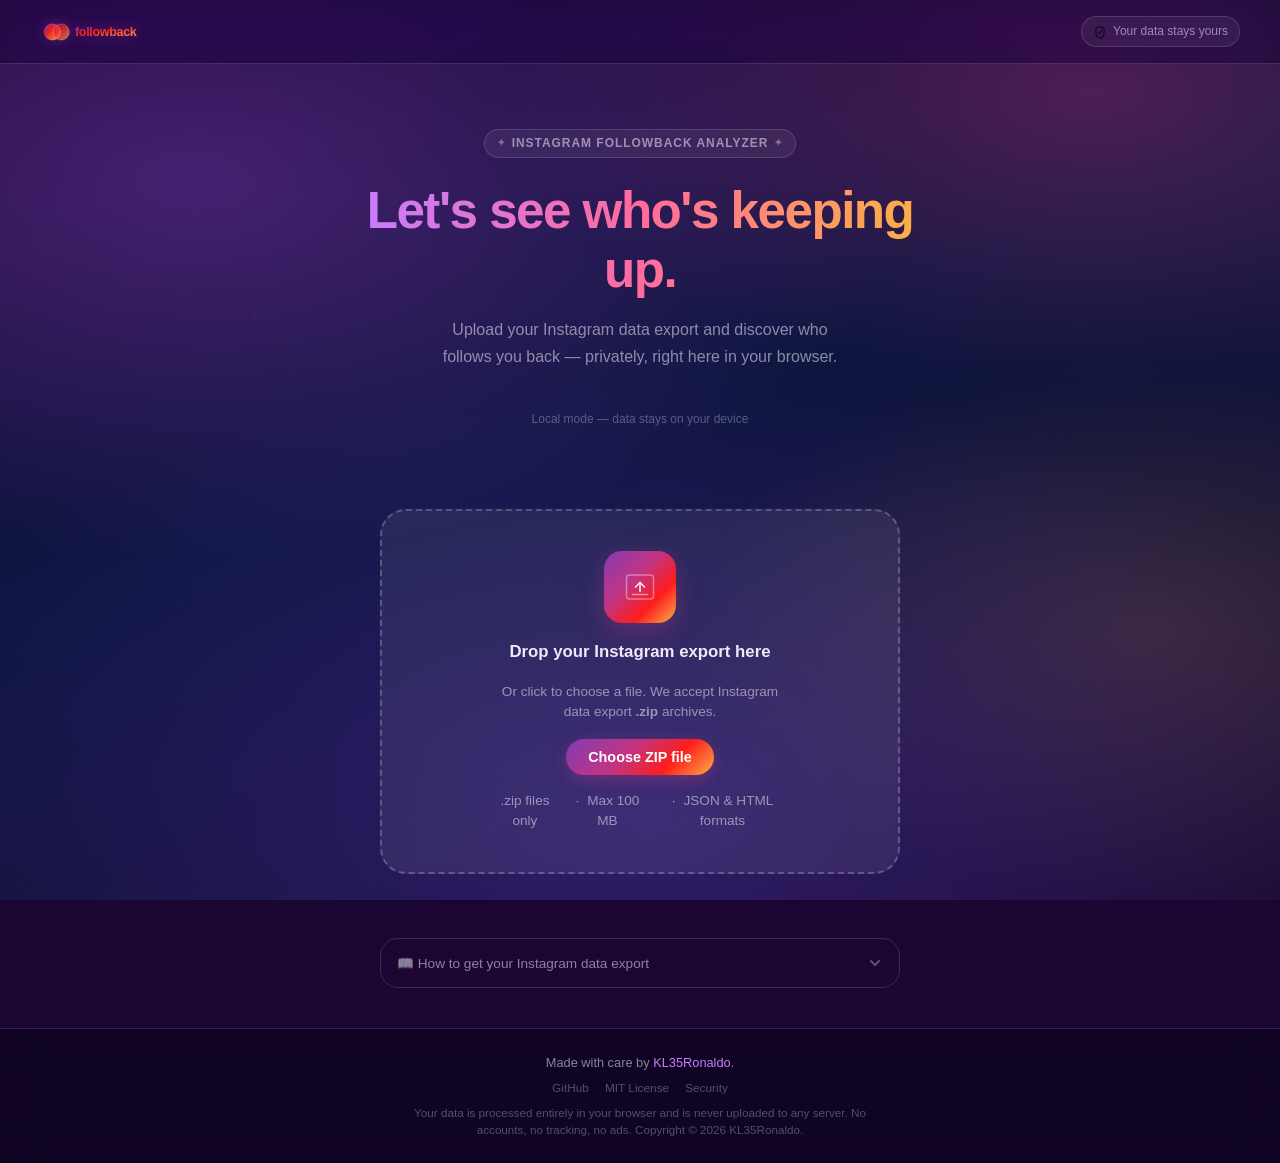
<file: index.html>
<!DOCTYPE html>
<html lang="en">

<head>
  <meta charset="UTF-8" />
  <meta name="viewport" content="width=device-width, initial-scale=1.0" />
  <meta name="description"
    content="Followback — Upload your Instagram data export and discover who follows you back. Private, browser-only analysis." />
  <meta name="theme-color" content="#1a0533" />

  <!-- Open Graph -->
  <meta property="og:title" content="Followback" />
  <meta property="og:description"
    content="Your circle, a little clearer. Analyze your Instagram followers vs following privately in the browser." />
  <meta property="og:type" content="website" />

  <title>Followback — Your circle, a little clearer.</title>

  <!-- Favicon -->
  <link rel="icon" type="image/svg+xml" href="assets/favicon.svg" />

  <!-- Styles -->
  <link rel="stylesheet" href="css/styles.css" />
</head>

<body>

  <!-- Atmospheric background -->
  <div class="bg-atmosphere" aria-hidden="true"></div>

  <!-- Screen-reader live region -->
  <div id="sr-live" class="sr-live" aria-live="polite" aria-atomic="true"></div>

  <!-- Toast notification -->
  <div id="toast" class="toast" role="status" aria-live="polite"></div>

  <div class="page-wrap">

    <!-- ═══════════════════════════════════════════════════════
       HEADER
  ═══════════════════════════════════════════════════════ -->
    <header class="site-header" role="banner">
      <a href="#" class="header-logo" aria-label="Followback — home">
        <img src="assets/logo.svg" alt="Followback" height="30" />
      </a>

      <div class="header-privacy" aria-label="Privacy notice">
        <img src="assets/icon-shield.svg" alt="" aria-hidden="true" />
        <span>Your data stays yours</span>
      </div>
    </header>

    <!-- ═══════════════════════════════════════════════════════
       MAIN
  ═══════════════════════════════════════════════════════ -->
    <main id="main-content">

      <!-- ── Hero ──────────────────────────────────────────── -->
      <section class="hero" aria-labelledby="hero-heading">
        <div class="hero-eyebrow" aria-hidden="true">
          <span>✦</span> Instagram Followback Analyzer <span>✦</span>
        </div>

        <h1 id="hero-heading">Let's see who's keeping up.</h1>

        <p class="hero-sub">
          Upload your Instagram data export and discover who follows you back —
          privately, right here in your browser.
        </p>

        <!-- Mode badge -->
        <p id="mode-badge" style="font-size:0.75rem;color:var(--c-text-faint);margin-bottom:var(--sp-md);"
          aria-live="polite">Local mode — data stays on your device</p>
      </section>

      <!-- ── Upload area ────────────────────────────────────── -->
      <div class="upload-zone-wrap">
        <div id="upload-zone" class="upload-zone" role="button" tabindex="0"
          aria-label="Upload your Instagram data export ZIP file. Click or press Enter to open the file picker, or drag and drop a file here."
          aria-describedby="upload-meta">
          <div class="upload-icon-wrap" aria-hidden="true">
            <img src="assets/icon-upload.svg" alt="" width="36" height="36" />
          </div>

          <h2>Drop your Instagram export here</h2>
          <p>Or click to choose a file. We accept Instagram data export <strong>.zip</strong> archives.</p>

          <button class="upload-btn" aria-hidden="true" tabindex="-1">
            Choose ZIP file
          </button>

          <p id="upload-meta" class="upload-meta">
            <span>.zip files only</span>
            <span>Max 100 MB</span>
            <span>JSON &amp; HTML formats</span>
          </p>
        </div>

        <!-- Hidden file input -->
        <input type="file" id="file-input" accept=".zip,application/zip" aria-label="Upload Instagram ZIP export" />
      </div>

      <!-- ── Processing ─────────────────────────────────────── -->
      <section id="processing-section" aria-live="polite" aria-busy="true" aria-label="Processing">
        <div class="spinner-ring" aria-hidden="true"></div>
        <p id="processing-msg" class="processing-msg">Opening your archive…</p>
      </section>

      <!-- ── Error ──────────────────────────────────────────── -->
      <section id="error-section" aria-label="Error" aria-live="assertive">
        <div class="error-card">
          <div class="error-icon" aria-hidden="true">⚠️</div>
          <div class="error-text">
            <h3 id="error-heading">Something went wrong</h3>
            <p id="error-body"></p>
            <button id="error-reset" class="error-reset">Try again</button>
          </div>
        </div>
      </section>

      <!-- ── Instructions accordion ─────────────────────────── -->
      <div class="instructions-wrap">
        <button id="instructions-toggle" class="instructions-toggle" aria-expanded="false"
          aria-controls="instructions-body">
          <span>📖 How to get your Instagram data export</span>
          <svg class="instr-chevron" viewBox="0 0 16 16" fill="none" stroke="currentColor" stroke-width="2"
            stroke-linecap="round" aria-hidden="true">
            <polyline points="4,6 8,10 12,6" />
          </svg>
        </button>

        <div id="instructions-body" class="instructions-body" role="region"
          aria-label="How to get your Instagram data export">
          <ol class="instr-steps">
            <li>Open Instagram and tap your <strong>Profile</strong>. Tap the menu icon (☰) at the top right.</li>
            <li>Go to <strong>Accounts Center</strong> (sometimes under Settings &amp; Privacy).</li>
            <li>Select <strong>Your information and permissions</strong>, then <strong>Download your
                information</strong>.</li>
            <li>Choose your Instagram profile from the list.</li>
            <li>Tap <strong>Select types of information</strong>, then choose <strong>Followers and following</strong>.
            </li>
            <li>Choose <strong>JSON</strong> (preferred) or <strong>HTML</strong> as the file format, and set the date
              range to <em>All time</em>.</li>
            <li>Tap <strong>Create files</strong>. Instagram will notify you (usually within a few minutes to a few
              hours) when the export is ready.</li>
            <li>Download the export ZIP from the notification or from the same Download your information screen.</li>
            <li>Upload the downloaded <code>.zip</code> file here — do <em>not</em> extract it first.</li>
          </ol>
          <p class="instr-note">
            Instagram's interface labels and menu paths may vary by app version or platform.
            If you can't find the options, visit the
            <a href="https://help.instagram.com/181231772500920" target="_blank" rel="noopener noreferrer">official
              Instagram Help Center</a>
            for guidance.
          </p>
        </div>
      </div>

      <!-- ── Results ────────────────────────────────────────── -->
      <section id="results-section" aria-label="Analysis results">

        <!-- Summary statistics -->
        <div class="stats-grid" aria-label="Summary statistics">
          <div class="stat-card">
            <div id="stat-followers" class="stat-number" aria-label="Followers count">0</div>
            <div class="stat-label">Followers</div>
          </div>
          <div class="stat-card">
            <div id="stat-following" class="stat-number" aria-label="Following count">0</div>
            <div class="stat-label">Following</div>
          </div>
          <div class="stat-card">
            <div id="stat-mutuals" class="stat-number" aria-label="Mutual follows count">0</div>
            <div class="stat-label">Mutuals</div>
          </div>
          <div class="stat-card highlight">
            <div id="stat-not-back" class="stat-number" aria-label="Don't follow you back count">0</div>
            <div class="stat-label">Don't Follow You Back</div>
          </div>
          <div class="stat-card highlight">
            <div id="stat-not-followed" class="stat-number" aria-label="You don't follow back count">0</div>
            <div class="stat-label">You Don't Follow Back</div>
          </div>
        </div>

        <!-- Results panel -->
        <div class="results-panel">
          <div class="results-panel-header">
            <h2>Comparison Results</h2>
            <div class="search-wrap" role="search" aria-label="Filter results">
              <svg viewBox="0 0 16 16" fill="none" stroke="currentColor" stroke-width="1.5" aria-hidden="true">
                <circle cx="7" cy="7" r="4.5" />
                <line x1="10.5" y1="10.5" x2="14" y2="14" />
              </svg>
              <input type="search" id="search-input" placeholder="Filter accounts…" autocomplete="off" autocorrect="off"
                spellcheck="false" aria-label="Filter accounts in results" />
            </div>
          </div>

          <!-- Two-column layout -->
          <div class="results-columns">

            <!-- Left column: Don't Follow You Back (G − F) -->
            <div class="results-col" aria-labelledby="col-left-title-el">
              <div class="col-header">
                <div class="col-title" id="col-left-title-el">
                  <span class="col-dot left" aria-hidden="true"></span>
                  <span id="col-left-title">Don't Follow You Back</span>
                  <span id="col-left-count" class="col-count" aria-live="polite">· 0</span>
                </div>
                <button id="btn-copy-left" class="col-copy-btn"
                  aria-label="Copy usernames from 'Don't Follow You Back'">
                  <svg viewBox="0 0 14 14" width="12" height="12" fill="none" stroke="currentColor" stroke-width="1.5"
                    aria-hidden="true">
                    <rect x="4" y="4" width="8" height="8" rx="1.5" />
                    <path d="M2 10V2h8" />
                  </svg>
                  Copy
                </button>
              </div>
              <ul id="list-left" class="account-list" aria-label="Accounts that don't follow you back"
                aria-live="polite"></ul>
              <p id="no-results-left" class="no-results-msg" aria-live="polite"></p>
              <div id="pagin-left" class="col-pagination" role="navigation"
                aria-label="Pagination for Don't Follow You Back"></div>
            </div>

            <!-- Right column: You Don't Follow Back (F − G) -->
            <div class="results-col" aria-labelledby="col-right-title-el">
              <div class="col-header">
                <div class="col-title" id="col-right-title-el">
                  <span class="col-dot right" aria-hidden="true"></span>
                  <span id="col-right-title">You Don't Follow Back</span>
                  <span id="col-right-count" class="col-count" aria-live="polite">· 0</span>
                </div>
                <button id="btn-copy-right" class="col-copy-btn"
                  aria-label="Copy usernames from 'You Don't Follow Back'">
                  <svg viewBox="0 0 14 14" width="12" height="12" fill="none" stroke="currentColor" stroke-width="1.5"
                    aria-hidden="true">
                    <rect x="4" y="4" width="8" height="8" rx="1.5" />
                    <path d="M2 10V2h8" />
                  </svg>
                  Copy
                </button>
              </div>
              <ul id="list-right" class="account-list" aria-label="Accounts you don't follow back" aria-live="polite">
              </ul>
              <p id="no-results-right" class="no-results-msg" aria-live="polite"></p>
              <div id="pagin-right" class="col-pagination" role="navigation"
                aria-label="Pagination for You Don't Follow Back"></div>
            </div>

          </div><!-- .results-columns -->
        </div><!-- .results-panel -->

        <!-- Helpful note -->
        <p class="results-note">
          Some accounts may have changed their usernames, become private, or been deactivated or deleted since
          this data was exported. These results reflect the information in your uploaded archive and may not
          represent everyone's current account status.
        </p>

        <!-- Action bar -->
        <div class="actions-bar" role="group" aria-label="Result actions">
          <button id="btn-download" class="action-btn primary">
            <svg viewBox="0 0 16 16" fill="none" stroke="currentColor" stroke-width="1.7" stroke-linecap="round"
              stroke-linejoin="round" aria-hidden="true">
              <line x1="8" y1="2" x2="8" y2="11" />
              <polyline points="5,8 8,11 11,8" />
              <line x1="3" y1="14" x2="13" y2="14" />
            </svg>
            Download CSV
          </button>

          <button id="btn-reset" class="action-btn">
            <svg viewBox="0 0 16 16" fill="none" stroke="currentColor" stroke-width="1.7" stroke-linecap="round"
              stroke-linejoin="round" aria-hidden="true">
              <path d="M2.5 8a5.5 5.5 0 1 1 1.2 3.4" />
              <polyline points="1,5.5 2.5,8 5,6.5" />
            </svg>
            Analyze Another ZIP
          </button>
        </div>

      </section><!-- #results-section -->

    </main>

    <!-- ═══════════════════════════════════════════════════════
       FOOTER
  ═══════════════════════════════════════════════════════ -->
    <footer class="site-footer" role="contentinfo">
      <p class="footer-made">
        Made with care by
        <a href="https://github.com/KL35Ronaldo" target="_blank" rel="noopener noreferrer">KL35Ronaldo</a>.
      </p>
      <nav class="footer-links" aria-label="Footer links">
        <a href="https://github.com/KL35Ronaldo/CompareEr" target="_blank" rel="noopener noreferrer">GitHub</a>
        <a href="https://github.com/KL35Ronaldo/CompareEr/blob/main/LICENSE" target="_blank"
          rel="noopener noreferrer">MIT License</a>
        <a href="https://github.com/KL35Ronaldo/CompareEr/blob/main/SECURITY.md" target="_blank"
          rel="noopener noreferrer">Security</a>
      </nav>
      <p class="footer-privacy">
        Your data is processed entirely in your browser and is never uploaded to any server.
        No accounts, no tracking, no ads. Copyright &copy; 2026 KL35Ronaldo.
      </p>
    </footer>

  </div><!-- .page-wrap -->

  <!-- ── Vendored ZIP library (local, no CDN dependency) ──── -->
  <script src="js/jszip.min.js"></script>
  <!-- ── Application modules ─────────────────────────────── -->
  <script src="js/parser.js"></script>
  <script src="js/comparator.js"></script>
  <script src="js/app.js"></script>

</body>

</html>
</file>
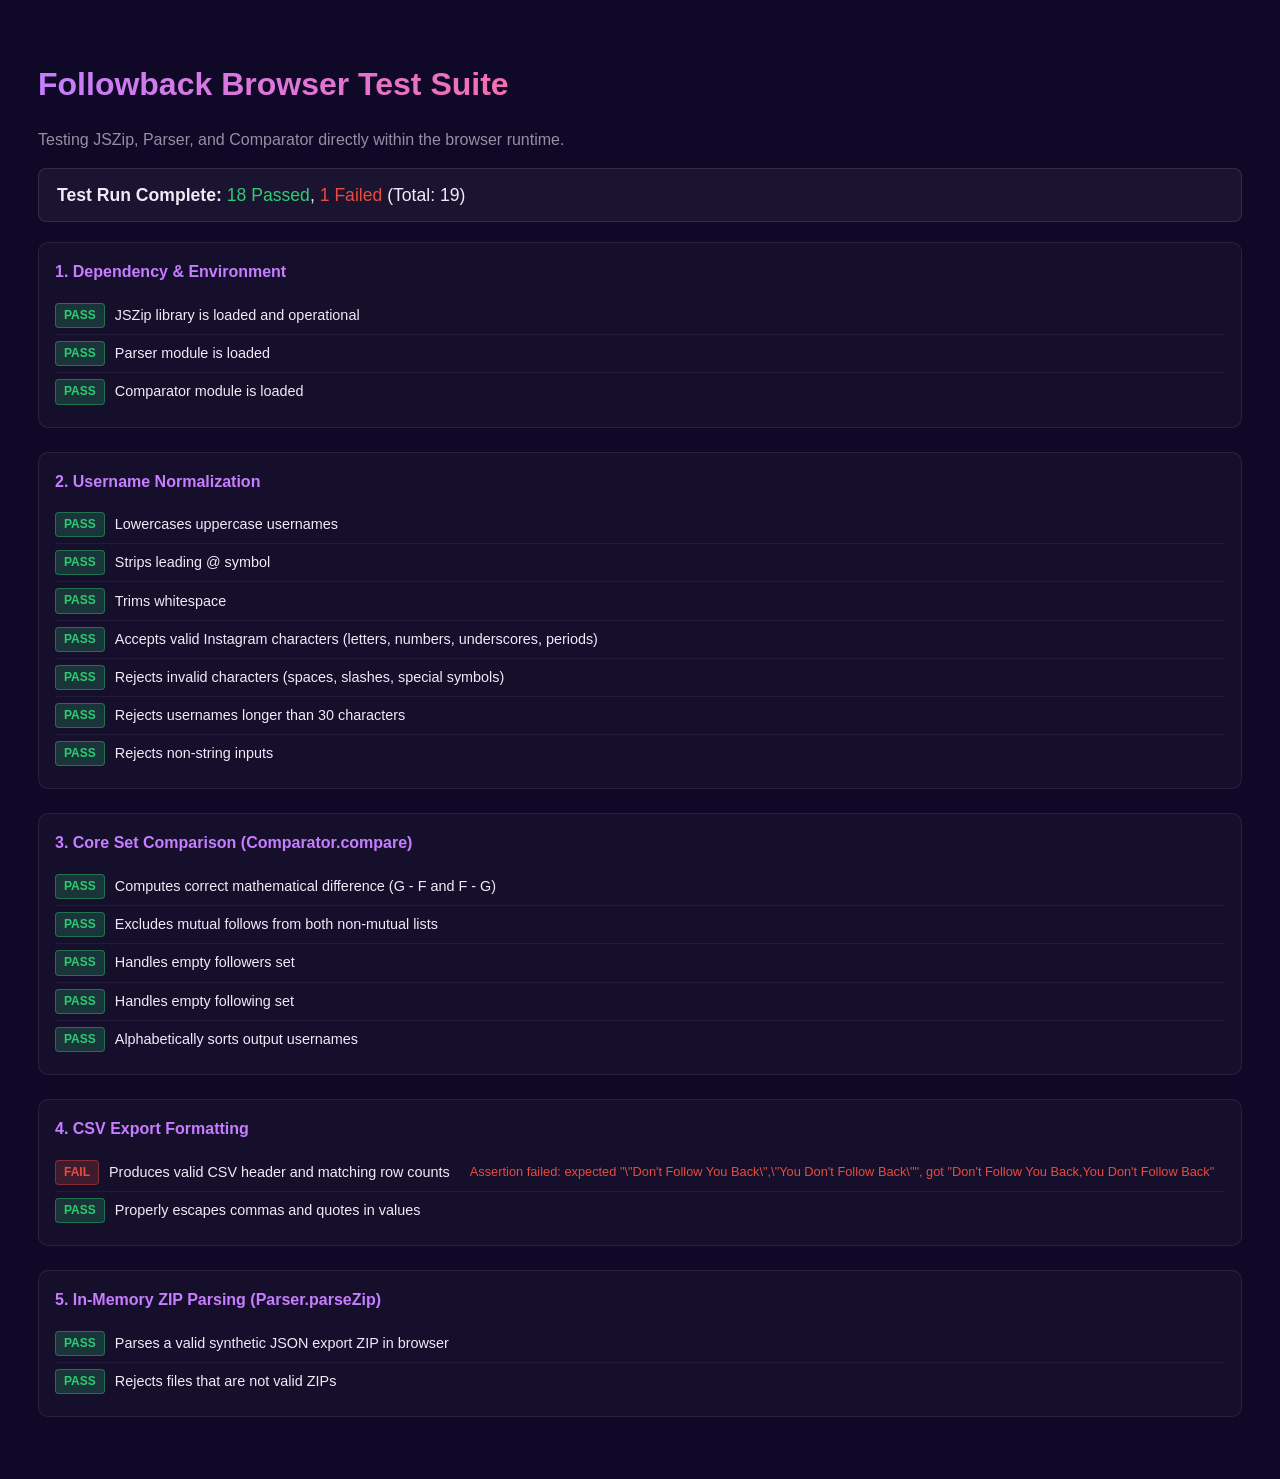
<file: tests/test_browser.html>
<!DOCTYPE html>
<html lang="en">

<head>
  <meta charset="UTF-8" />
  <meta name="viewport" content="width=device-width, initial-scale=1.0" />
  <title>Followback — Browser Unit Tests</title>
  <style>
    body {
      font-family: -apple-system, BlinkMacSystemFont, "Segoe UI", Roboto, sans-serif;
      background: #0f0826;
      color: #f0eaf8;
      padding: 30px;
      line-height: 1.6;
    }

    h1 {
      background: linear-gradient(90deg, #c77dff, #ff6b9d, #fcb045);
      -webkit-background-clip: text;
      -webkit-text-fill-color: transparent;
      margin-bottom: 8px;
    }

    .summary {
      font-size: 1.1rem;
      margin-bottom: 20px;
      padding: 12px 18px;
      border-radius: 8px;
      background: rgba(255, 255, 255, 0.05);
      border: 1px solid rgba(255, 255, 255, 0.1);
    }

    .test-suite {
      margin-bottom: 24px;
      background: rgba(255, 255, 255, 0.03);
      border: 1px solid rgba(255, 255, 255, 0.08);
      border-radius: 10px;
      padding: 16px;
    }

    .suite-title {
      font-size: 1rem;
      font-weight: 700;
      color: #c77dff;
      margin-bottom: 12px;
    }

    .test-row {
      display: flex;
      align-items: center;
      gap: 10px;
      padding: 6px 0;
      border-bottom: 1px solid rgba(255, 255, 255, 0.05);
      font-size: 0.9rem;
    }

    .test-row:last-child {
      border-bottom: none;
    }

    .badge {
      display: inline-block;
      padding: 2px 8px;
      border-radius: 4px;
      font-size: 0.75rem;
      font-weight: 700;
      text-transform: uppercase;
    }

    .pass {
      background: rgba(46, 204, 113, 0.2);
      color: #2ecc71;
      border: 1px solid rgba(46, 204, 113, 0.4);
    }

    .fail {
      background: rgba(231, 76, 60, 0.2);
      color: #e74c3c;
      border: 1px solid rgba(231, 76, 60, 0.4);
    }

    .fail-msg {
      color: #e74c3c;
      font-size: 0.8rem;
      margin-left: 10px;
    }
  </style>
</head>

<body>

  <h1>Followback Browser Test Suite</h1>
  <p style="color: rgba(240, 234, 248, 0.6); margin-bottom: 16px;">
    Testing JSZip, Parser, and Comparator directly within the browser runtime.
  </p>

  <div id="summary" class="summary">Running tests…</div>
  <div id="suites"></div>

  <!-- Load dependencies and modules -->
  <script src="../js/jszip.min.js"></script>
  <script src="../js/parser.js"></script>
  <script src="../js/comparator.js"></script>

  <script>
    const suitesEl = document.getElementById("suites");
    const summaryEl = document.getElementById("summary");
    let passed = 0;
    let failed = 0;

    function assert(condition, message) {
      if (!condition) throw new Error(message || "Assertion failed");
    }

    function assertEqual(actual, expected, message) {
      const a = JSON.stringify(actual);
      const e = JSON.stringify(expected);
      if (a !== e) {
        throw new Error(`${message || "Assertion failed"}: expected ${e}, got ${a}`);
      }
    }

    async function runSuite(title, tests) {
      const suiteDiv = document.createElement("div");
      suiteDiv.className = "test-suite";
      const titleDiv = document.createElement("div");
      titleDiv.className = "suite-title";
      titleDiv.textContent = title;
      suiteDiv.appendChild(titleDiv);

      for (const [name, fn] of Object.entries(tests)) {
        const row = document.createElement("div");
        row.className = "test-row";
        try {
          await fn();
          passed++;
          row.innerHTML = `<span class="badge pass">PASS</span> <span>${name}</span>`;
        } catch (err) {
          failed++;
          row.innerHTML = `<span class="badge fail">FAIL</span> <span>${name}</span> <span class="fail-msg">${err.message}</span>`;
          console.error(`[FAIL] ${title} > ${name}:`, err);
        }
        suiteDiv.appendChild(row);
      }
      suitesEl.appendChild(suiteDiv);
    }

    (async function () {
      // 1. Dependency checks
      await runSuite("1. Dependency & Environment", {
        "JSZip library is loaded and operational": () => {
          assert(typeof JSZip !== "undefined", "JSZip must be defined");
          const zip = new JSZip();
          assert(typeof zip.file === "function", "JSZip instance must have .file method");
        },
        "Parser module is loaded": () => {
          assert(typeof Parser !== "undefined", "Parser must be defined");
          assert(typeof Parser.parseZip === "function", "Parser must have parseZip");
          assert(typeof Parser.normalizeUsername === "function", "Parser must have normalizeUsername");
        },
        "Comparator module is loaded": () => {
          assert(typeof Comparator !== "undefined", "Comparator must be defined");
          assert(typeof Comparator.compare === "function", "Comparator must have compare");
          assert(typeof Comparator.toCSV === "function", "Comparator must have toCSV");
        }
      });

      // 2. Parser Username Normalization
      await runSuite("2. Username Normalization", {
        "Lowercases uppercase usernames": () => {
          assertEqual(Parser.normalizeUsername("JohnDoe"), "johndoe");
        },
        "Strips leading @ symbol": () => {
          assertEqual(Parser.normalizeUsername("@johndoe"), "johndoe");
        },
        "Trims whitespace": () => {
          assertEqual(Parser.normalizeUsername("  johndoe  "), "johndoe");
        },
        "Accepts valid Instagram characters (letters, numbers, underscores, periods)": () => {
          assertEqual(Parser.normalizeUsername("user.name_123"), "user.name_123");
        },
        "Rejects invalid characters (spaces, slashes, special symbols)": () => {
          assertEqual(Parser.normalizeUsername("user name"), null);
          assertEqual(Parser.normalizeUsername("user/name"), null);
          assertEqual(Parser.normalizeUsername("user#name"), null);
        },
        "Rejects usernames longer than 30 characters": () => {
          assertEqual(Parser.normalizeUsername("a".repeat(31)), null);
        },
        "Rejects non-string inputs": () => {
          assertEqual(Parser.normalizeUsername(null), null);
          assertEqual(Parser.normalizeUsername(12345), null);
          assertEqual(Parser.normalizeUsername(undefined), null);
        }
      });

      // 3. Set Comparator Logic
      await runSuite("3. Core Set Comparison (Comparator.compare)", {
        "Computes correct mathematical difference (G - F and F - G)": () => {
          const followers = new Set(["alice", "charlie", "david"]);
          const following = new Set(["alice", "bob", "charlie"]);
          const res = Comparator.compare(followers, following);

          assertEqual(res.notFollowingBack, ["bob"]);   // G - F
          assertEqual(res.notFollowedBack, ["david"]);  // F - G
          assertEqual(res.mutuals, 2);                  // alice, charlie
          assertEqual(res.followers, 3);
          assertEqual(res.following, 3);
        },
        "Excludes mutual follows from both non-mutual lists": () => {
          const followers = new Set(["alice", "bob", "carol"]);
          const following = new Set(["alice", "bob", "dave"]);
          const res = Comparator.compare(followers, following);

          assert(!res.notFollowingBack.includes("alice"), "alice should not be in notFollowingBack");
          assert(!res.notFollowingBack.includes("bob"), "bob should not be in notFollowingBack");
          assert(!res.notFollowedBack.includes("alice"), "alice should not be in notFollowedBack");
          assert(!res.notFollowedBack.includes("bob"), "bob should not be in notFollowedBack");
          assertEqual(res.mutuals, 2);
        },
        "Handles empty followers set": () => {
          const res = Comparator.compare(new Set(), new Set(["alice", "bob"]));
          assertEqual(res.followers, 0);
          assertEqual(res.following, 2);
          assertEqual(res.mutuals, 0);
          assertEqual(res.notFollowingBack, ["alice", "bob"]);
          assertEqual(res.notFollowedBack, []);
        },
        "Handles empty following set": () => {
          const res = Comparator.compare(new Set(["alice", "bob"]), new Set());
          assertEqual(res.followers, 2);
          assertEqual(res.following, 0);
          assertEqual(res.mutuals, 0);
          assertEqual(res.notFollowingBack, []);
          assertEqual(res.notFollowedBack, ["alice", "bob"]);
        },
        "Alphabetically sorts output usernames": () => {
          const followers = new Set(["zack", "amy"]);
          const following = new Set(["zack", "zoe", "brian"]);
          const res = Comparator.compare(followers, following);
          assertEqual(res.notFollowingBack, ["brian", "zoe"]);
          assertEqual(res.notFollowedBack, ["amy"]);
        }
      });

      // 4. CSV Export
      await runSuite("4. CSV Export Formatting", {
        "Produces valid CSV header and matching row counts": () => {
          const results = {
            notFollowingBack: ["bob", "eve"],
            notFollowedBack: ["david"]
          };
          const csv = Comparator.toCSV(results);
          const lines = csv.split("\r\n");
          assertEqual(lines[0], '"Don\'t Follow You Back","You Don\'t Follow Back"');
          assert(lines.length === 3, "Expected header + 2 data rows");
        },
        "Properly escapes commas and quotes in values": () => {
          const results = {
            notFollowingBack: ['comma,user', 'quote"user'],
            notFollowedBack: []
          };
          const csv = Comparator.toCSV(results);
          assert(csv.includes('"comma,user"'), "Commas must be quoted");
          assert(csv.includes('"quote""user"'), "Quotes must be escaped with double quotes");
        }
      });

      // 5. In-Memory Synthetic ZIP parsing
      await runSuite("5. In-Memory ZIP Parsing (Parser.parseZip)", {
        "Parses a valid synthetic JSON export ZIP in browser": async () => {
          const zip = new JSZip();
          const followersJson = JSON.stringify([
            { string_list_data: [{ href: "https://www.instagram.com/alice/", value: "alice", timestamp: 1700000000 }] },
            { string_list_data: [{ href: "https://www.instagram.com/charlie/", value: "charlie", timestamp: 1700000001 }] },
            { string_list_data: [{ href: "https://www.instagram.com/david/", value: "david", timestamp: 1700000002 }] }
          ]);
          const followingJson = JSON.stringify({
            relationships_following: [
              { string_list_data: [{ href: "https://www.instagram.com/alice/", value: "alice", timestamp: 1700000010 }] },
              { string_list_data: [{ href: "https://www.instagram.com/bob/", value: "bob", timestamp: 1700000011 }] },
              { string_list_data: [{ href: "https://www.instagram.com/charlie/", value: "charlie", timestamp: 1700000012 }] }
            ]
          });

          zip.file("connections/followers_and_following/followers_1.json", followersJson);
          zip.file("connections/followers_and_following/following.json", followingJson);

          const blob = await zip.generateAsync({ type: "blob" });
          const file = new File([blob], "export.zip", { type: "application/zip" });

          const statusMessages = [];
          const { followersSet, followingSet } = await Parser.parseZip(file, msg => statusMessages.push(msg));

          assert(followersSet.has("alice"), "followersSet should contain alice");
          assert(followersSet.has("charlie"), "followersSet should contain charlie");
          assert(followersSet.has("david"), "followersSet should contain david");
          assert(followingSet.has("bob"), "followingSet should contain bob");

          const compared = Comparator.compare(followersSet, followingSet);
          assertEqual(compared.notFollowingBack, ["bob"]);
          assertEqual(compared.notFollowedBack, ["david"]);
          assertEqual(compared.mutuals, 2);
        },
        "Rejects files that are not valid ZIPs": async () => {
          const blob = new Blob(["not a zip archive"], { type: "text/plain" });
          const file = new File([blob], "fake.zip", { type: "application/zip" });

          let threw = false;
          try {
            await Parser.parseZip(file, () => { });
          } catch (err) {
            threw = true;
            assert(err.message.includes("ZIP"), "Error message should mention ZIP");
          }
          assert(threw, "Parser.parseZip should reject non-ZIP files");
        }
      });

      // Update summary
      summaryEl.innerHTML = `
        <strong>Test Run Complete:</strong>
        <span style="color: #2ecc71;">${passed} Passed</span>,
        <span style="color: ${failed > 0 ? '#e74c3c' : 'inherit'};">${failed} Failed</span>
        (Total: ${passed + failed})
      `;
    })();
  </script>
</body>

</html>
</file>
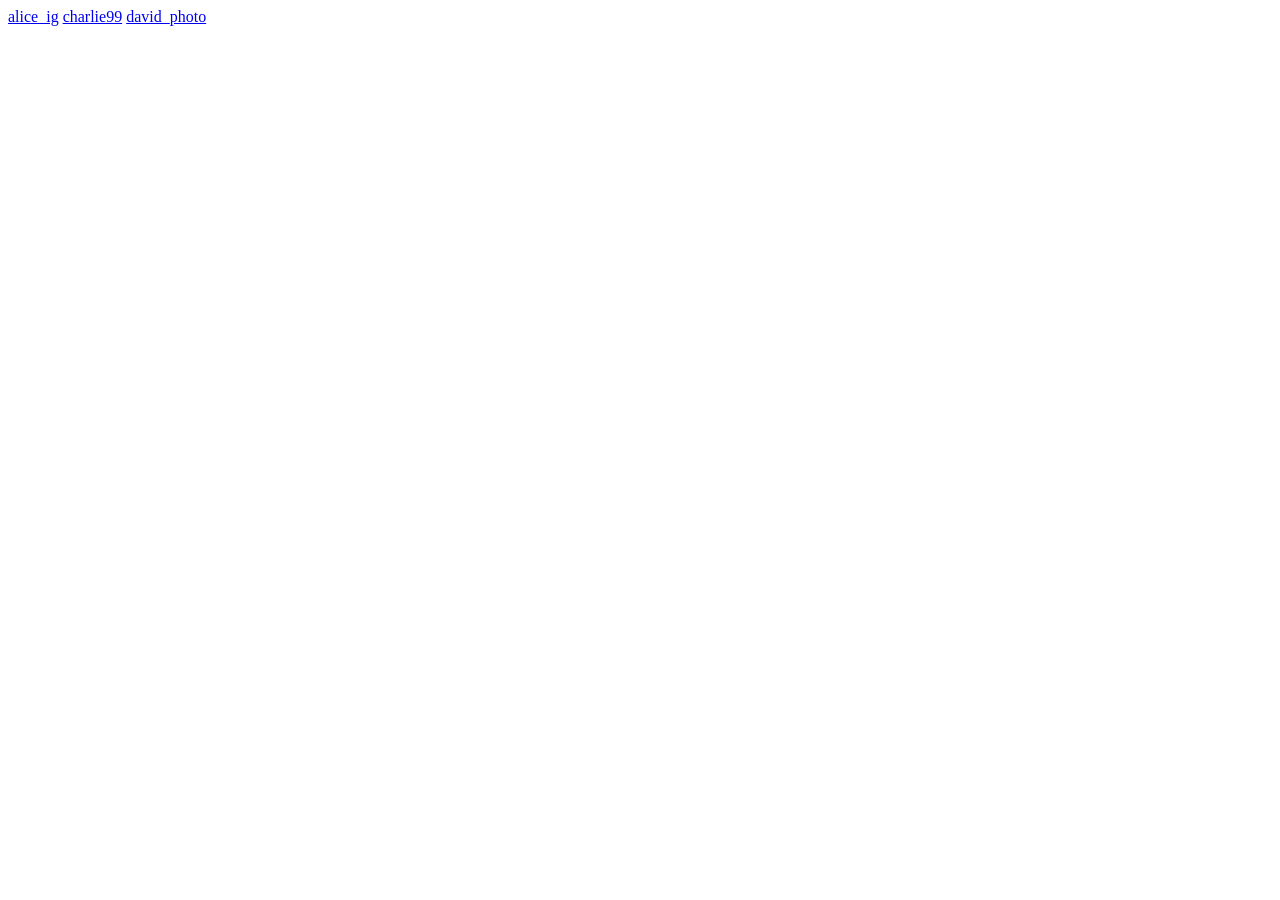
<file: tests/fixtures/followers_1.html>
<html>

<head>
    <title>Followers</title>
</head>

<body>
    <div class="body-text">
        <a href="https://www.instagram.com/alice_ig/">alice_ig</a>
        <a href="https://www.instagram.com/charlie99/">charlie99</a>
        <a href="https://www.instagram.com/david_photo/">david_photo</a>
    </div>
</body>

</html>
</file>
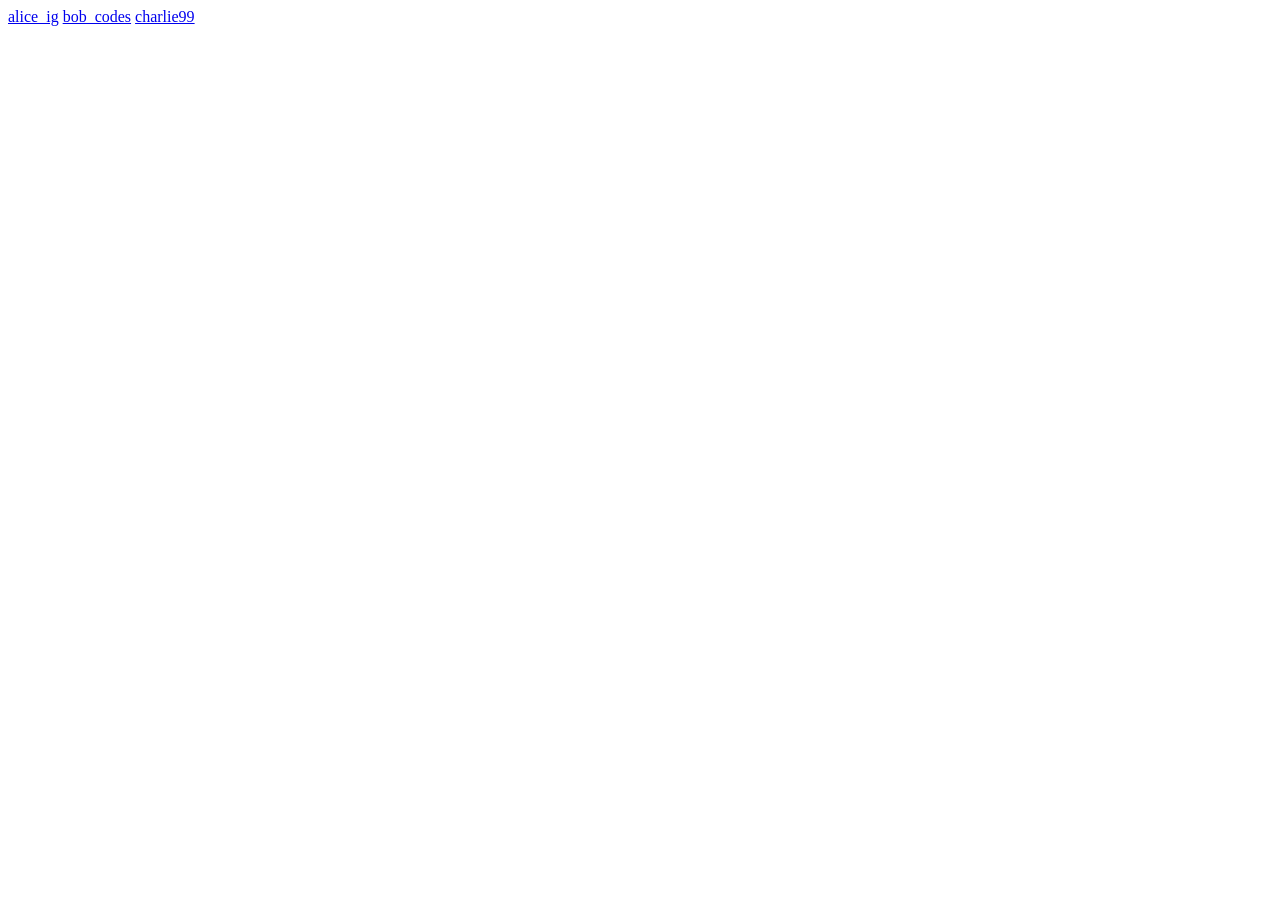
<file: tests/fixtures/following.html>
<html>

<head>
    <title>Following</title>
</head>

<body>
    <div class="body-text">
        <a href="https://www.instagram.com/alice_ig/">alice_ig</a>
        <a href="https://www.instagram.com/bob_codes/">bob_codes</a>
        <a href="https://www.instagram.com/charlie99/">charlie99</a>
    </div>
</body>

</html>
</file>
<file: css/styles.css>
/* ============================================================
   Followback — styles.css
   Design: Liquid Glass, Instagram-inspired gradient palette
   ============================================================ */

/* ── Reset & Base ─────────────────────────────────────────── */
*,
*::before,
*::after {
  box-sizing: border-box;
  margin: 0;
  padding: 0;
}

:root {
  /* Gradient palette */
  --c-purple: #833ab4;
  --c-violet: #6a3de8;
  --c-magenta: #c13584;
  --c-pink: #e1306c;
  --c-coral: #fd1d1d;
  --c-orange: #f77737;
  --c-warm: #fcb045;

  /* Surfaces */
  --c-bg-start: #1a0533;
  --c-bg-mid: #0d1640;
  --c-bg-end: #1a0c2e;
  --c-glass: rgba(255, 255, 255, 0.07);
  --c-glass-hi: rgba(255, 255, 255, 0.12);
  --c-glass-bdr: rgba(255, 255, 255, 0.14);
  --c-glass-bdr2: rgba(255, 255, 255, 0.22);

  /* Text */
  --c-text: #f0eaf8;
  --c-text-muted: rgba(240, 234, 248, 0.55);
  --c-text-faint: rgba(240, 234, 248, 0.32);

  /* Brand gradient (reusable) */
  --grad-brand: linear-gradient(135deg, var(--c-purple) 0%, var(--c-magenta) 40%, var(--c-coral) 70%, var(--c-warm) 100%);
  --grad-text: linear-gradient(90deg, #c77dff 0%, #ff6b9d 50%, var(--c-warm) 100%);

  /* Spacing */
  --sp-xs: 4px;
  --sp-sm: 8px;
  --sp-md: 16px;
  --sp-lg: 24px;
  --sp-xl: 40px;
  --sp-2xl: 64px;

  /* Radius */
  --r-sm: 10px;
  --r-md: 18px;
  --r-lg: 26px;
  --r-xl: 40px;

  /* Transitions */
  --ease: cubic-bezier(0.4, 0, 0.2, 1);
  --ease-out: cubic-bezier(0, 0, 0.2, 1);
  --t-fast: 180ms;
  --t-std: 280ms;
  --t-slow: 450ms;
}

html {
  scroll-behavior: smooth;
}

body {
  font-family: -apple-system, BlinkMacSystemFont, "Segoe UI", "Helvetica Neue", Arial, sans-serif;
  background-color: var(--c-bg-start);
  color: var(--c-text);
  min-height: 100vh;
  overflow-x: hidden;
  line-height: 1.6;
  -webkit-font-smoothing: antialiased;
  -moz-osx-font-smoothing: grayscale;
}

/* ── Background atmosphere ────────────────────────────────── */
.bg-atmosphere {
  position: fixed;
  inset: 0;
  z-index: 0;
  pointer-events: none;
  overflow: hidden;
}

.bg-atmosphere::before {
  content: "";
  position: absolute;
  inset: 0;
  background:
    radial-gradient(ellipse 80% 60% at 15% 20%, rgba(131, 58, 180, 0.45) 0%, transparent 70%),
    radial-gradient(ellipse 70% 50% at 85% 10%, rgba(193, 53, 132, 0.35) 0%, transparent 65%),
    radial-gradient(ellipse 90% 70% at 50% 90%, rgba(109, 58, 232, 0.3) 0%, transparent 70%),
    radial-gradient(ellipse 60% 50% at 90% 70%, rgba(252, 176, 69, 0.15) 0%, transparent 60%),
    linear-gradient(160deg, #1a0533 0%, #0d1640 45%, #1a0c2e 100%);
}

.bg-atmosphere::after {
  content: "";
  position: absolute;
  inset: 0;
  background-image:
    radial-gradient(circle 2px at 20% 35%, rgba(255, 255, 255, 0.08) 0%, transparent 100%),
    radial-gradient(circle 1px at 65% 20%, rgba(255, 255, 255, 0.06) 0%, transparent 100%),
    radial-gradient(circle 1.5px at 80% 60%, rgba(252, 176, 69, 0.12) 0%, transparent 100%),
    radial-gradient(circle 1px at 40% 80%, rgba(255, 255, 255, 0.05) 0%, transparent 100%);
}

/* ── Page wrapper ─────────────────────────────────────────── */
.page-wrap {
  position: relative;
  z-index: 1;
  display: flex;
  flex-direction: column;
  min-height: 100vh;
}

/* ── Glass utility ────────────────────────────────────────── */
.glass {
  background: var(--c-glass);
  border: 1px solid var(--c-glass-bdr);
  backdrop-filter: blur(20px) saturate(180%);
  -webkit-backdrop-filter: blur(20px) saturate(180%);
}

/* Fallback for browsers without backdrop-filter */
@supports not (backdrop-filter: blur(1px)) {
  .glass {
    background: rgba(25, 15, 55, 0.88);
  }
}

/* ── Header ───────────────────────────────────────────────── */
.site-header {
  padding: var(--sp-md) var(--sp-xl);
  display: flex;
  align-items: center;
  justify-content: space-between;
  gap: var(--sp-md);
  border-bottom: 1px solid var(--c-glass-bdr);
  background: rgba(20, 8, 45, 0.55);
  backdrop-filter: blur(24px) saturate(180%);
  -webkit-backdrop-filter: blur(24px) saturate(180%);
  position: sticky;
  top: 0;
  z-index: 100;
}

.header-logo {
  display: flex;
  align-items: center;
  gap: var(--sp-sm);
  text-decoration: none;
}

.header-logo img {
  height: 30px;
  width: auto;
  filter: drop-shadow(0 0 6px rgba(193, 53, 132, 0.4));
}

.header-privacy {
  display: flex;
  align-items: center;
  gap: 6px;
  font-size: 12px;
  color: var(--c-text-muted);
  background: rgba(255, 255, 255, 0.06);
  border: 1px solid var(--c-glass-bdr);
  padding: 5px 11px;
  border-radius: 999px;
  white-space: nowrap;
}

.header-privacy img {
  width: 14px;
  height: 14px;
  opacity: 0.75;
  flex-shrink: 0;
}

/* ── Main content ─────────────────────────────────────────── */
main {
  flex: 1;
  display: flex;
  flex-direction: column;
  align-items: center;
  padding: var(--sp-2xl) var(--sp-md) var(--sp-xl);
  gap: var(--sp-2xl);
}

/* ── Hero ─────────────────────────────────────────────────── */
.hero {
  text-align: center;
  max-width: 560px;
  width: 100%;
  animation: fadeUp var(--t-slow) var(--ease-out) both;
}

.hero-eyebrow {
  display: inline-flex;
  align-items: center;
  gap: 6px;
  font-size: 12px;
  font-weight: 600;
  letter-spacing: 0.08em;
  text-transform: uppercase;
  color: var(--c-text-muted);
  background: rgba(255, 255, 255, 0.06);
  border: 1px solid var(--c-glass-bdr);
  padding: 4px 12px;
  border-radius: 999px;
  margin-bottom: var(--sp-lg);
}

.hero-eyebrow span {
  font-size: 10px;
  opacity: 0.7;
}

.hero h1 {
  font-size: clamp(2rem, 5vw, 3.2rem);
  font-weight: 800;
  line-height: 1.15;
  letter-spacing: -0.03em;
  margin-bottom: var(--sp-md);
  background: var(--grad-text);
  -webkit-background-clip: text;
  -webkit-text-fill-color: transparent;
  background-clip: text;
}

.hero-sub {
  font-size: 1rem;
  color: var(--c-text-muted);
  max-width: 400px;
  margin: 0 auto var(--sp-xl);
  line-height: 1.7;
}

/* ── Upload zone ──────────────────────────────────────────── */
.upload-zone-wrap {
  width: 100%;
  max-width: 520px;
  animation: fadeUp var(--t-slow) var(--ease-out) 120ms both;
}

.upload-zone {
  position: relative;
  border-radius: var(--r-lg);
  border: 2px dashed var(--c-glass-bdr2);
  background: var(--c-glass);
  backdrop-filter: blur(20px) saturate(180%);
  -webkit-backdrop-filter: blur(20px) saturate(180%);
  padding: var(--sp-xl) var(--sp-lg);
  display: flex;
  flex-direction: column;
  align-items: center;
  gap: var(--sp-md);
  text-align: center;
  cursor: pointer;
  transition:
    border-color var(--t-std) var(--ease),
    background var(--t-std) var(--ease),
    transform var(--t-std) var(--ease);
  outline: none;
}

.upload-zone:hover,
.upload-zone:focus-visible {
  border-color: rgba(193, 53, 132, 0.6);
  background: rgba(255, 255, 255, 0.1);
  transform: translateY(-2px);
}

.upload-zone:focus-visible {
  box-shadow: 0 0 0 3px rgba(193, 53, 132, 0.4);
}

.upload-zone.drag-over {
  border-color: #c13584;
  background: rgba(193, 53, 132, 0.12);
  transform: scale(1.015);
  border-style: solid;
}

.upload-zone.file-selected {
  border-color: rgba(131, 58, 180, 0.7);
  border-style: solid;
  background: rgba(131, 58, 180, 0.1);
}

.upload-zone.processing {
  border-color: rgba(247, 119, 55, 0.5);
  border-style: solid;
  cursor: wait;
  pointer-events: none;
}

.upload-zone.error-state {
  border-color: rgba(253, 29, 29, 0.6);
  border-style: solid;
}

.upload-icon-wrap {
  width: 72px;
  height: 72px;
  border-radius: var(--r-md);
  background: var(--grad-brand);
  display: flex;
  align-items: center;
  justify-content: center;
  box-shadow: 0 8px 24px rgba(193, 53, 132, 0.35);
  transition: transform var(--t-std) var(--ease), box-shadow var(--t-std) var(--ease);
}

.upload-zone:hover .upload-icon-wrap,
.upload-zone:focus-visible .upload-icon-wrap {
  transform: translateY(-4px) scale(1.05);
  box-shadow: 0 14px 32px rgba(193, 53, 132, 0.45);
}

.upload-icon-wrap img {
  width: 36px;
  height: 36px;
  filter: brightness(0) invert(1);
  opacity: 0.95;
}

.upload-zone h2 {
  font-size: 1.05rem;
  font-weight: 700;
  color: var(--c-text);
}

.upload-zone p {
  font-size: 0.85rem;
  color: var(--c-text-muted);
  max-width: 300px;
  line-height: 1.5;
}

.upload-btn {
  display: inline-flex;
  align-items: center;
  gap: var(--sp-sm);
  padding: 10px 22px;
  border-radius: 999px;
  background: var(--grad-brand);
  color: #fff;
  font-size: 0.9rem;
  font-weight: 600;
  border: none;
  cursor: pointer;
  transition: opacity var(--t-fast) var(--ease), transform var(--t-fast) var(--ease);
  box-shadow: 0 4px 14px rgba(193, 53, 132, 0.4);
}

.upload-btn:hover {
  opacity: 0.9;
  transform: translateY(-1px);
}

.upload-btn:active {
  opacity: 0.85;
  transform: translateY(0);
}

.upload-meta {
  display: flex;
  align-items: center;
  gap: var(--sp-sm);
  font-size: 0.78rem;
  color: var(--c-text-faint);
}

.upload-meta span::before {
  content: "·";
  margin-right: var(--sp-sm);
}

.upload-meta span:first-child::before {
  content: "";
  margin-right: 0;
}

#file-input {
  display: none;
}

/* ── Instructions accordion ───────────────────────────────── */
.instructions-wrap {
  width: 100%;
  max-width: 520px;
  animation: fadeUp var(--t-slow) var(--ease-out) 200ms both;
}

.instructions-toggle {
  width: 100%;
  background: none;
  border: 1px solid var(--c-glass-bdr);
  border-radius: var(--r-md);
  padding: var(--sp-md);
  color: var(--c-text-muted);
  font-size: 0.85rem;
  font-weight: 500;
  cursor: pointer;
  display: flex;
  align-items: center;
  justify-content: space-between;
  gap: var(--sp-sm);
  transition: background var(--t-fast) var(--ease), color var(--t-fast) var(--ease);
}

.instructions-toggle:hover {
  background: rgba(255, 255, 255, 0.06);
  color: var(--c-text);
}

.instructions-toggle:focus-visible {
  outline: 2px solid rgba(193, 53, 132, 0.5);
  outline-offset: 2px;
}

.instr-chevron {
  width: 16px;
  height: 16px;
  transition: transform var(--t-std) var(--ease);
  flex-shrink: 0;
  opacity: 0.6;
}

.instructions-toggle[aria-expanded="true"] .instr-chevron {
  transform: rotate(180deg);
}

.instructions-body {
  display: none;
  border: 1px solid var(--c-glass-bdr);
  border-top: none;
  border-radius: 0 0 var(--r-md) var(--r-md);
  background: rgba(255, 255, 255, 0.04);
  padding: var(--sp-lg);
  backdrop-filter: blur(12px);
  -webkit-backdrop-filter: blur(12px);
}

.instructions-toggle[aria-expanded="true"]+.instructions-body {
  display: block;
  border-top-left-radius: 0;
  border-top-right-radius: 0;
}

.instructions-toggle[aria-expanded="true"] {
  border-radius: var(--r-md) var(--r-md) 0 0;
}

.instr-steps {
  list-style: none;
  counter-reset: instr-counter;
  display: flex;
  flex-direction: column;
  gap: var(--sp-sm);
}

.instr-steps li {
  counter-increment: instr-counter;
  display: flex;
  align-items: flex-start;
  gap: var(--sp-sm);
  font-size: 0.83rem;
  color: var(--c-text-muted);
  line-height: 1.5;
}

.instr-steps li::before {
  content: counter(instr-counter);
  min-width: 22px;
  height: 22px;
  border-radius: 50%;
  background: var(--grad-brand);
  color: #fff;
  font-size: 11px;
  font-weight: 700;
  display: flex;
  align-items: center;
  justify-content: center;
  flex-shrink: 0;
  margin-top: 1px;
}

.instr-note {
  margin-top: var(--sp-md);
  padding-top: var(--sp-md);
  border-top: 1px solid var(--c-glass-bdr);
  font-size: 0.78rem;
  color: var(--c-text-faint);
}

.instr-note a {
  color: #c77dff;
  text-decoration: none;
}

.instr-note a:hover {
  text-decoration: underline;
}

/* ── Processing state ─────────────────────────────────────── */
#processing-section {
  display: none;
  flex-direction: column;
  align-items: center;
  gap: var(--sp-lg);
  text-align: center;
  width: 100%;
  max-width: 520px;
}

#processing-section.visible {
  display: flex;
}

.spinner-ring {
  width: 56px;
  height: 56px;
  border-radius: 50%;
  border: 3px solid rgba(255, 255, 255, 0.1);
  border-top-color: #c13584;
  border-right-color: #fd1d1d;
  animation: spin 0.9s linear infinite;
}

@keyframes spin {
  to {
    transform: rotate(360deg);
  }
}

.processing-msg {
  font-size: 0.95rem;
  color: var(--c-text-muted);
  min-height: 1.5em;
  transition: opacity var(--t-fast) var(--ease);
}

/* ── Error banner ─────────────────────────────────────────── */
#error-section {
  display: none;
  width: 100%;
  max-width: 520px;
}

#error-section.visible {
  display: block;
}

.error-card {
  border-radius: var(--r-md);
  border: 1px solid rgba(253, 29, 29, 0.35);
  background: rgba(253, 29, 29, 0.08);
  padding: var(--sp-md) var(--sp-lg);
  backdrop-filter: blur(12px);
  -webkit-backdrop-filter: blur(12px);
  display: flex;
  align-items: flex-start;
  gap: var(--sp-md);
}

.error-icon {
  font-size: 1.3rem;
  flex-shrink: 0;
  margin-top: 2px;
}

.error-text h3 {
  font-size: 0.9rem;
  font-weight: 700;
  color: #ff6b6b;
  margin-bottom: var(--sp-xs);
}

.error-text p {
  font-size: 0.83rem;
  color: var(--c-text-muted);
  line-height: 1.5;
}

.error-reset {
  margin-top: var(--sp-md);
  font-size: 0.82rem;
  background: none;
  border: 1px solid rgba(253, 29, 29, 0.4);
  border-radius: 999px;
  padding: 5px 14px;
  color: #ff8080;
  cursor: pointer;
  transition: background var(--t-fast) var(--ease);
}

.error-reset:hover {
  background: rgba(253, 29, 29, 0.12);
}

/* ── Results section ──────────────────────────────────────── */
#results-section {
  display: none;
  flex-direction: column;
  align-items: center;
  gap: var(--sp-xl);
  width: 100%;
  max-width: 900px;
  animation: fadeUp var(--t-slow) var(--ease-out) both;
}

#results-section.visible {
  display: flex;
}

/* ── Stats grid ───────────────────────────────────────────── */
.stats-grid {
  display: grid;
  grid-template-columns: repeat(auto-fit, minmax(130px, 1fr));
  gap: var(--sp-md);
  width: 100%;
}

.stat-card {
  border-radius: var(--r-md);
  border: 1px solid var(--c-glass-bdr);
  background: var(--c-glass);
  backdrop-filter: blur(16px) saturate(160%);
  -webkit-backdrop-filter: blur(16px) saturate(160%);
  padding: var(--sp-lg) var(--sp-md);
  text-align: center;
  transition: transform var(--t-std) var(--ease), background var(--t-std) var(--ease);
  position: relative;
  overflow: hidden;
}

.stat-card::before {
  content: "";
  position: absolute;
  top: 0;
  left: 0;
  right: 0;
  height: 2px;
  background: var(--grad-brand);
  opacity: 0.6;
}

.stat-card:hover {
  transform: translateY(-3px);
  background: var(--c-glass-hi);
}

.stat-card.highlight::before {
  opacity: 1;
}

.stat-number {
  font-size: 2rem;
  font-weight: 800;
  letter-spacing: -0.03em;
  line-height: 1;
  margin-bottom: 6px;
  background: var(--grad-text);
  -webkit-background-clip: text;
  -webkit-text-fill-color: transparent;
  background-clip: text;
}

.stat-label {
  font-size: 0.74rem;
  color: var(--c-text-muted);
  font-weight: 500;
  letter-spacing: 0.02em;
  line-height: 1.3;
}

/* ── Results table container ──────────────────────────────── */
.results-panel {
  width: 100%;
  border-radius: var(--r-lg);
  border: 1px solid var(--c-glass-bdr);
  background: var(--c-glass);
  backdrop-filter: blur(20px) saturate(180%);
  -webkit-backdrop-filter: blur(20px) saturate(180%);
  overflow: hidden;
}

.results-panel-header {
  padding: var(--sp-lg) var(--sp-xl);
  border-bottom: 1px solid var(--c-glass-bdr);
  display: flex;
  align-items: center;
  justify-content: space-between;
  flex-wrap: wrap;
  gap: var(--sp-md);
}

.results-panel-header h2 {
  font-size: 1rem;
  font-weight: 700;
  color: var(--c-text);
}

/* ── Search ───────────────────────────────────────────────── */
.search-wrap {
  position: relative;
  flex: 1;
  max-width: 260px;
}

.search-wrap svg {
  position: absolute;
  left: 10px;
  top: 50%;
  transform: translateY(-50%);
  width: 14px;
  height: 14px;
  opacity: 0.4;
  pointer-events: none;
}

#search-input {
  width: 100%;
  background: rgba(255, 255, 255, 0.06);
  border: 1px solid var(--c-glass-bdr);
  border-radius: 999px;
  padding: 7px 12px 7px 30px;
  color: var(--c-text);
  font-size: 0.83rem;
  outline: none;
  transition: border-color var(--t-fast) var(--ease), background var(--t-fast) var(--ease);
}

#search-input::placeholder {
  color: var(--c-text-faint);
}

#search-input:focus {
  border-color: rgba(193, 53, 132, 0.5);
  background: rgba(255, 255, 255, 0.09);
}

/* ── Two-column table ─────────────────────────────────────── */
.results-columns {
  display: grid;
  grid-template-columns: 1fr 1fr;
  min-height: 200px;
}

.results-col {
  padding: var(--sp-lg) 0;
}

.results-col:first-child {
  border-right: 1px solid var(--c-glass-bdr);
}

.col-header {
  padding: 0 var(--sp-xl) var(--sp-md);
  text-align: center;
}

.col-title {
  font-size: 0.8rem;
  font-weight: 700;
  letter-spacing: 0.05em;
  text-transform: uppercase;
  color: var(--c-text-muted);
  display: flex;
  align-items: center;
  justify-content: center;
  gap: 8px;
  flex-wrap: wrap;
}

.col-dot {
  width: 8px;
  height: 8px;
  border-radius: 50%;
  display: inline-block;
  flex-shrink: 0;
}

.col-dot.left {
  background: linear-gradient(135deg, #c13584, #fd1d1d);
}

.col-dot.right {
  background: linear-gradient(135deg, #833ab4, #6a3de8);
}

.col-count {
  font-size: 0.75rem;
  color: var(--c-text-faint);
  font-weight: 500;
  font-variant-numeric: tabular-nums;
}

.col-copy-btn {
  margin-top: var(--sp-sm);
  display: inline-flex;
  align-items: center;
  gap: 5px;
  font-size: 0.74rem;
  color: var(--c-text-faint);
  background: none;
  border: 1px solid var(--c-glass-bdr);
  border-radius: 999px;
  padding: 4px 10px;
  cursor: pointer;
  transition: background var(--t-fast) var(--ease), color var(--t-fast) var(--ease);
}

.col-copy-btn:hover {
  background: rgba(255, 255, 255, 0.08);
  color: var(--c-text-muted);
}

/* Account list */
.account-list {
  list-style: none;
  max-height: 480px;
  overflow-y: auto;
  scrollbar-width: thin;
  scrollbar-color: rgba(255, 255, 255, 0.1) transparent;
}

.account-list::-webkit-scrollbar {
  width: 4px;
}

.account-list::-webkit-scrollbar-thumb {
  background: rgba(255, 255, 255, 0.1);
  border-radius: 4px;
}

.account-item {
  padding: 8px var(--sp-xl);
  text-align: center;
  font-size: 0.875rem;
  color: var(--c-text);
  transition: background var(--t-fast) var(--ease);
  border-bottom: 1px solid transparent;
}

.account-item:last-child {
  border-bottom: none;
}

.account-item:hover {
  background: rgba(255, 255, 255, 0.04);
}

.account-item.hidden {
  display: none;
}

.account-item a {
  color: inherit;
  text-decoration: none;
  display: inline-block;
  max-width: 100%;
  overflow: hidden;
  text-overflow: ellipsis;
  white-space: nowrap;
  padding: 0 2px;
  border-radius: 3px;
  transition: color var(--t-fast) var(--ease);
}

.account-item a::before {
  content: "@";
  opacity: 0.45;
  font-size: 0.78em;
}

.account-item a:hover {
  color: #c77dff;
  text-decoration: underline;
}

.account-item a:focus-visible {
  outline: 2px solid rgba(193, 53, 132, 0.5);
  outline-offset: 2px;
}

.account-empty {
  padding: var(--sp-xl) var(--sp-lg);
  text-align: center;
  color: var(--c-text-faint);
  font-size: 0.83rem;
  font-style: italic;
}

.no-results-msg {
  padding: var(--sp-md) var(--sp-xl);
  text-align: center;
  font-size: 0.8rem;
  color: var(--c-text-faint);
  font-style: italic;
  display: none;
}

.no-results-msg.visible {
  display: block;
}

/* Pagination */
.col-pagination {
  padding: var(--sp-sm) var(--sp-xl);
  text-align: center;
  display: flex;
  align-items: center;
  justify-content: center;
  gap: var(--sp-sm);
  flex-wrap: wrap;
}

.page-btn {
  background: rgba(255, 255, 255, 0.06);
  border: 1px solid var(--c-glass-bdr);
  border-radius: 999px;
  padding: 4px 10px;
  color: var(--c-text-muted);
  font-size: 0.75rem;
  cursor: pointer;
  transition: background var(--t-fast) var(--ease);
}

.page-btn:hover {
  background: rgba(255, 255, 255, 0.1);
}

.page-btn.active {
  background: var(--grad-brand);
  color: #fff;
  border-color: transparent;
}

/* ── Helpful note ─────────────────────────────────────────── */
.results-note {
  width: 100%;
  border-radius: var(--r-md);
  border: 1px solid var(--c-glass-bdr);
  background: rgba(255, 255, 255, 0.04);
  padding: var(--sp-md) var(--sp-lg);
  font-size: 0.8rem;
  color: var(--c-text-muted);
  line-height: 1.6;
  backdrop-filter: blur(10px);
  -webkit-backdrop-filter: blur(10px);
  display: flex;
  align-items: flex-start;
  gap: var(--sp-sm);
}

.results-note::before {
  content: "ℹ";
  font-style: normal;
  opacity: 0.5;
  flex-shrink: 0;
  margin-top: 1px;
}

/* ── Action bar ───────────────────────────────────────────── */
.actions-bar {
  display: flex;
  flex-wrap: wrap;
  gap: var(--sp-sm);
  justify-content: center;
  width: 100%;
}

.action-btn {
  display: inline-flex;
  align-items: center;
  gap: 7px;
  padding: 10px 20px;
  border-radius: 999px;
  font-size: 0.875rem;
  font-weight: 600;
  cursor: pointer;
  border: 1px solid var(--c-glass-bdr2);
  background: rgba(255, 255, 255, 0.07);
  color: var(--c-text);
  transition:
    background var(--t-fast) var(--ease),
    transform var(--t-fast) var(--ease),
    box-shadow var(--t-fast) var(--ease);
  backdrop-filter: blur(10px);
  -webkit-backdrop-filter: blur(10px);
}

.action-btn:hover {
  background: rgba(255, 255, 255, 0.12);
  transform: translateY(-1px);
  box-shadow: 0 4px 12px rgba(0, 0, 0, 0.2);
}

.action-btn:active {
  transform: translateY(0);
}

.action-btn.primary {
  background: var(--grad-brand);
  border-color: transparent;
  color: #fff;
  box-shadow: 0 4px 14px rgba(193, 53, 132, 0.4);
}

.action-btn.primary:hover {
  opacity: 0.9;
  box-shadow: 0 6px 18px rgba(193, 53, 132, 0.5);
}

.action-btn svg {
  width: 16px;
  height: 16px;
  flex-shrink: 0;
}

/* ── Toast ────────────────────────────────────────────────── */
.toast {
  position: fixed;
  bottom: var(--sp-xl);
  left: 50%;
  transform: translateX(-50%) translateY(8px);
  background: rgba(25, 12, 50, 0.92);
  border: 1px solid var(--c-glass-bdr2);
  border-radius: 999px;
  padding: 10px 22px;
  font-size: 0.875rem;
  color: var(--c-text);
  backdrop-filter: blur(20px);
  -webkit-backdrop-filter: blur(20px);
  z-index: 200;
  opacity: 0;
  transition: opacity var(--t-std) var(--ease), transform var(--t-std) var(--ease);
  pointer-events: none;
  white-space: nowrap;
}

.toast.show {
  opacity: 1;
  transform: translateX(-50%) translateY(0);
}

/* ── Footer ───────────────────────────────────────────────── */
.site-footer {
  border-top: 1px solid var(--c-glass-bdr);
  background: rgba(10, 5, 25, 0.55);
  backdrop-filter: blur(24px);
  -webkit-backdrop-filter: blur(24px);
  padding: var(--sp-lg) var(--sp-xl);
  text-align: center;
  display: flex;
  flex-direction: column;
  gap: 6px;
}

.footer-made {
  font-size: 0.8rem;
  color: var(--c-text-muted);
}

.footer-made a {
  color: #c77dff;
  text-decoration: none;
}

.footer-made a:hover {
  text-decoration: underline;
}

.footer-links {
  display: flex;
  flex-wrap: wrap;
  justify-content: center;
  gap: var(--sp-md);
  font-size: 0.74rem;
  color: var(--c-text-faint);
}

.footer-links a {
  color: inherit;
  text-decoration: none;
  transition: color var(--t-fast) var(--ease);
}

.footer-links a:hover {
  color: var(--c-text-muted);
}

.footer-privacy {
  font-size: 0.73rem;
  color: var(--c-text-faint);
  max-width: 480px;
  margin: 0 auto;
  line-height: 1.5;
}

/* ── Live region (a11y) ───────────────────────────────────── */
.sr-live {
  position: absolute;
  width: 1px;
  height: 1px;
  padding: 0;
  margin: -1px;
  overflow: hidden;
  clip: rect(0, 0, 0, 0);
  white-space: nowrap;
  border: 0;
}

/* ── Animations ───────────────────────────────────────────── */
@keyframes fadeUp {
  from {
    opacity: 0;
    transform: translateY(22px);
  }

  to {
    opacity: 1;
    transform: translateY(0);
  }
}

@keyframes countUp {
  from {
    opacity: 0;
    transform: scale(0.8);
  }

  to {
    opacity: 1;
    transform: scale(1);
  }
}

.stat-number {
  animation: countUp var(--t-std) var(--ease-out) both;
}

/* ── Reduced motion ───────────────────────────────────────── */
@media (prefers-reduced-motion: reduce) {

  *,
  *::before,
  *::after {
    animation-duration: 1ms !important;
    transition-duration: 1ms !important;
  }

  .spinner-ring {
    animation-duration: 2s !important;
  }
}

/* ── Mobile responsive ────────────────────────────────────── */
@media (max-width: 640px) {
  .site-header {
    padding: var(--sp-sm) var(--sp-md);
    gap: var(--sp-sm);
  }

  main {
    padding: var(--sp-xl) var(--sp-sm) var(--sp-xl);
    gap: var(--sp-xl);
  }

  .results-columns {
    grid-template-columns: 1fr;
  }

  .results-col:first-child {
    border-right: none;
    border-bottom: 1px solid var(--c-glass-bdr);
  }

  .results-panel-header {
    padding: var(--sp-md);
    flex-direction: column;
    align-items: flex-start;
  }

  .search-wrap {
    max-width: 100%;
    width: 100%;
  }

  .stats-grid {
    grid-template-columns: repeat(2, 1fr);
  }

  .actions-bar {
    flex-direction: column;
    align-items: center;
  }

  .upload-zone {
    padding: var(--sp-xl) var(--sp-md);
  }

  .account-item {
    padding: 8px var(--sp-md);
  }

  .col-header {
    padding: 0 var(--sp-md) var(--sp-md);
  }

  .col-pagination {
    padding: var(--sp-sm) var(--sp-md);
  }

  .site-footer {
    padding: var(--sp-md);
  }
}

@media (max-width: 380px) {
  .stats-grid {
    grid-template-columns: 1fr;
  }

  .hero h1 {
    font-size: 1.75rem;
  }

  .header-privacy {
    display: none;
  }
}
</file>
